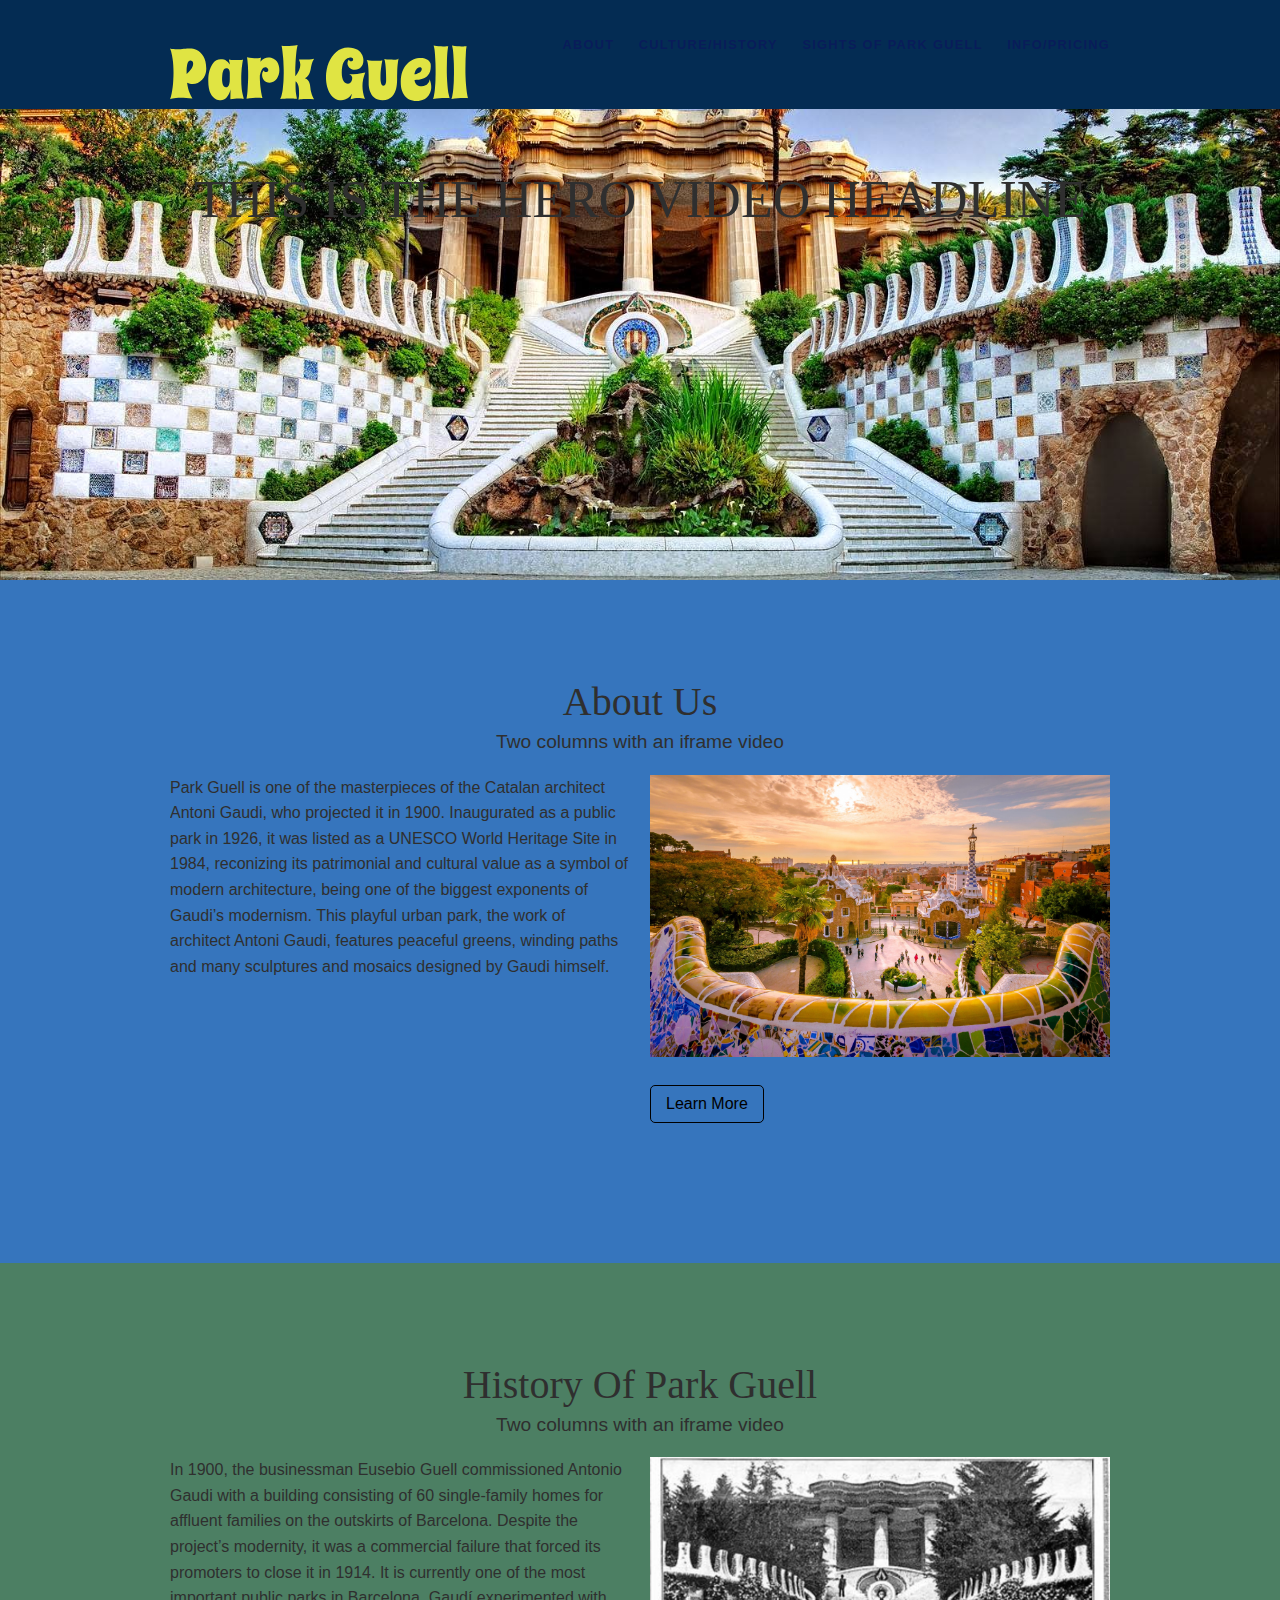
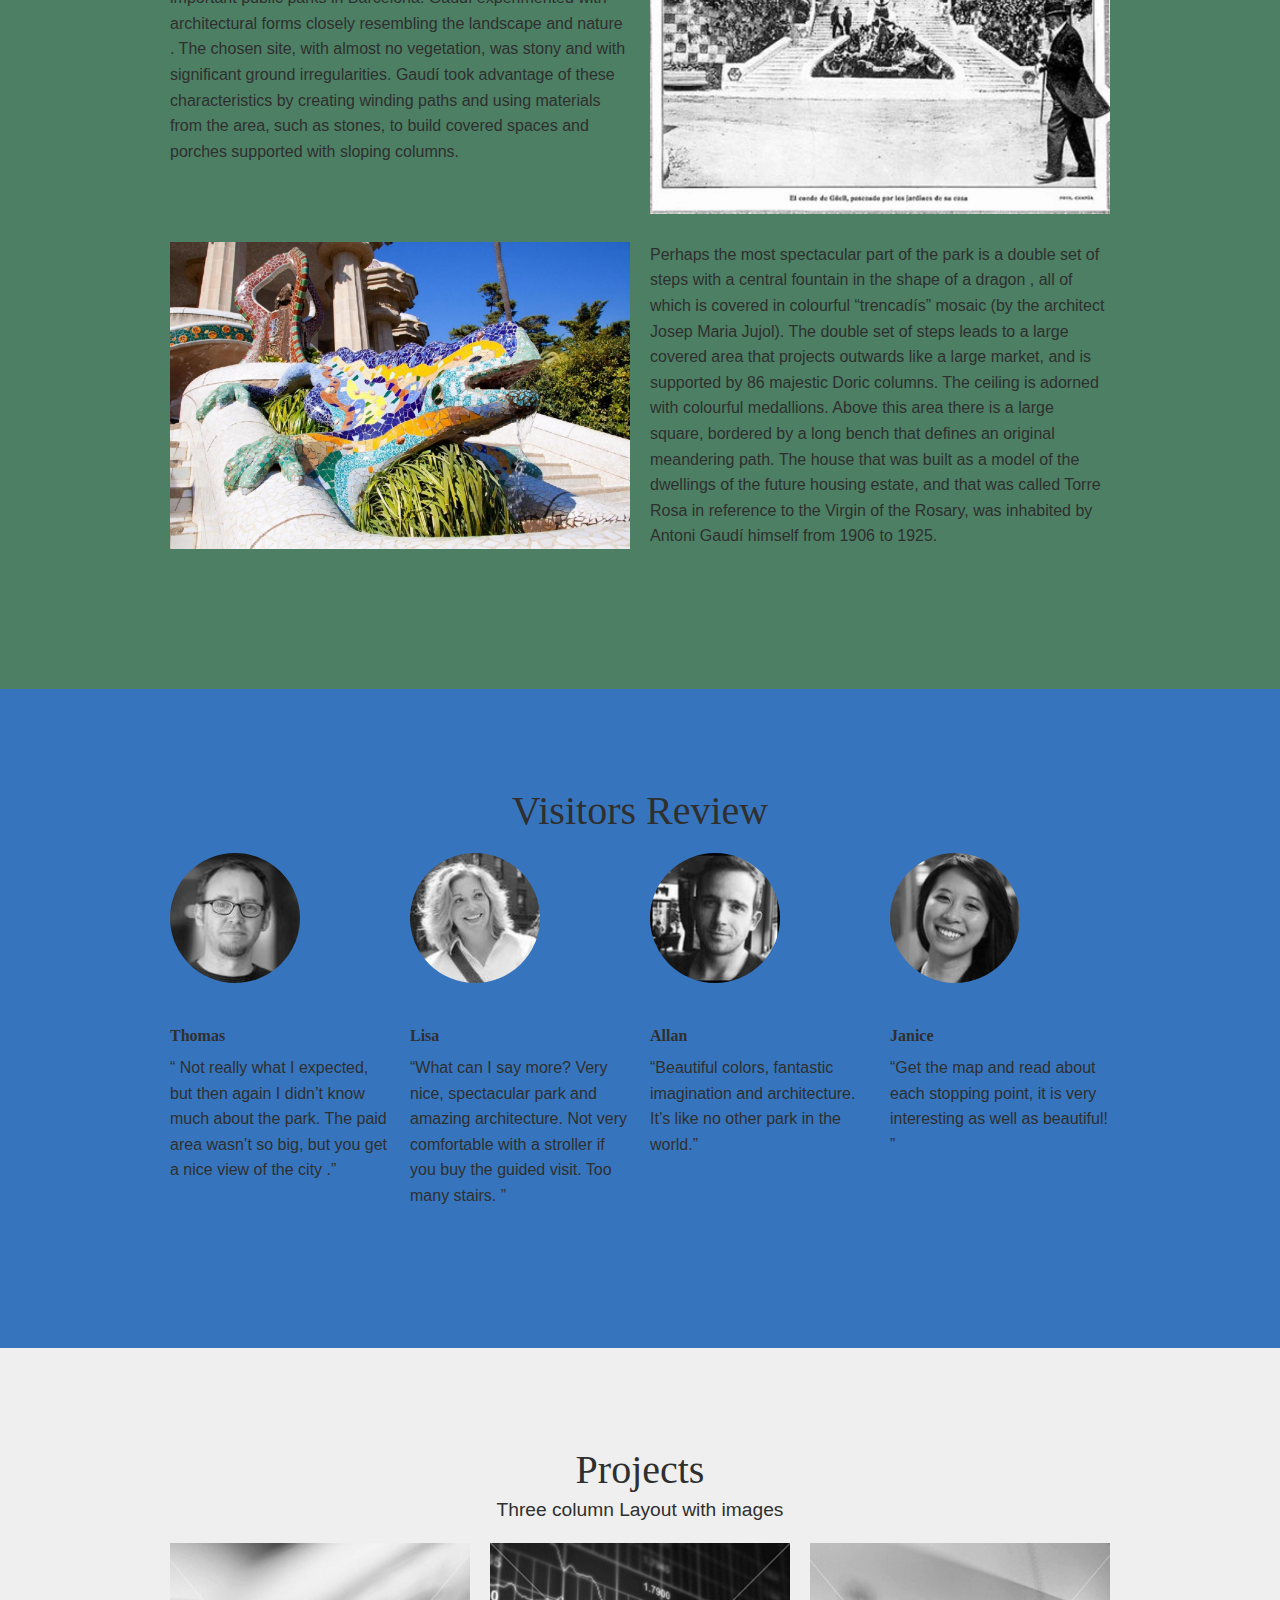
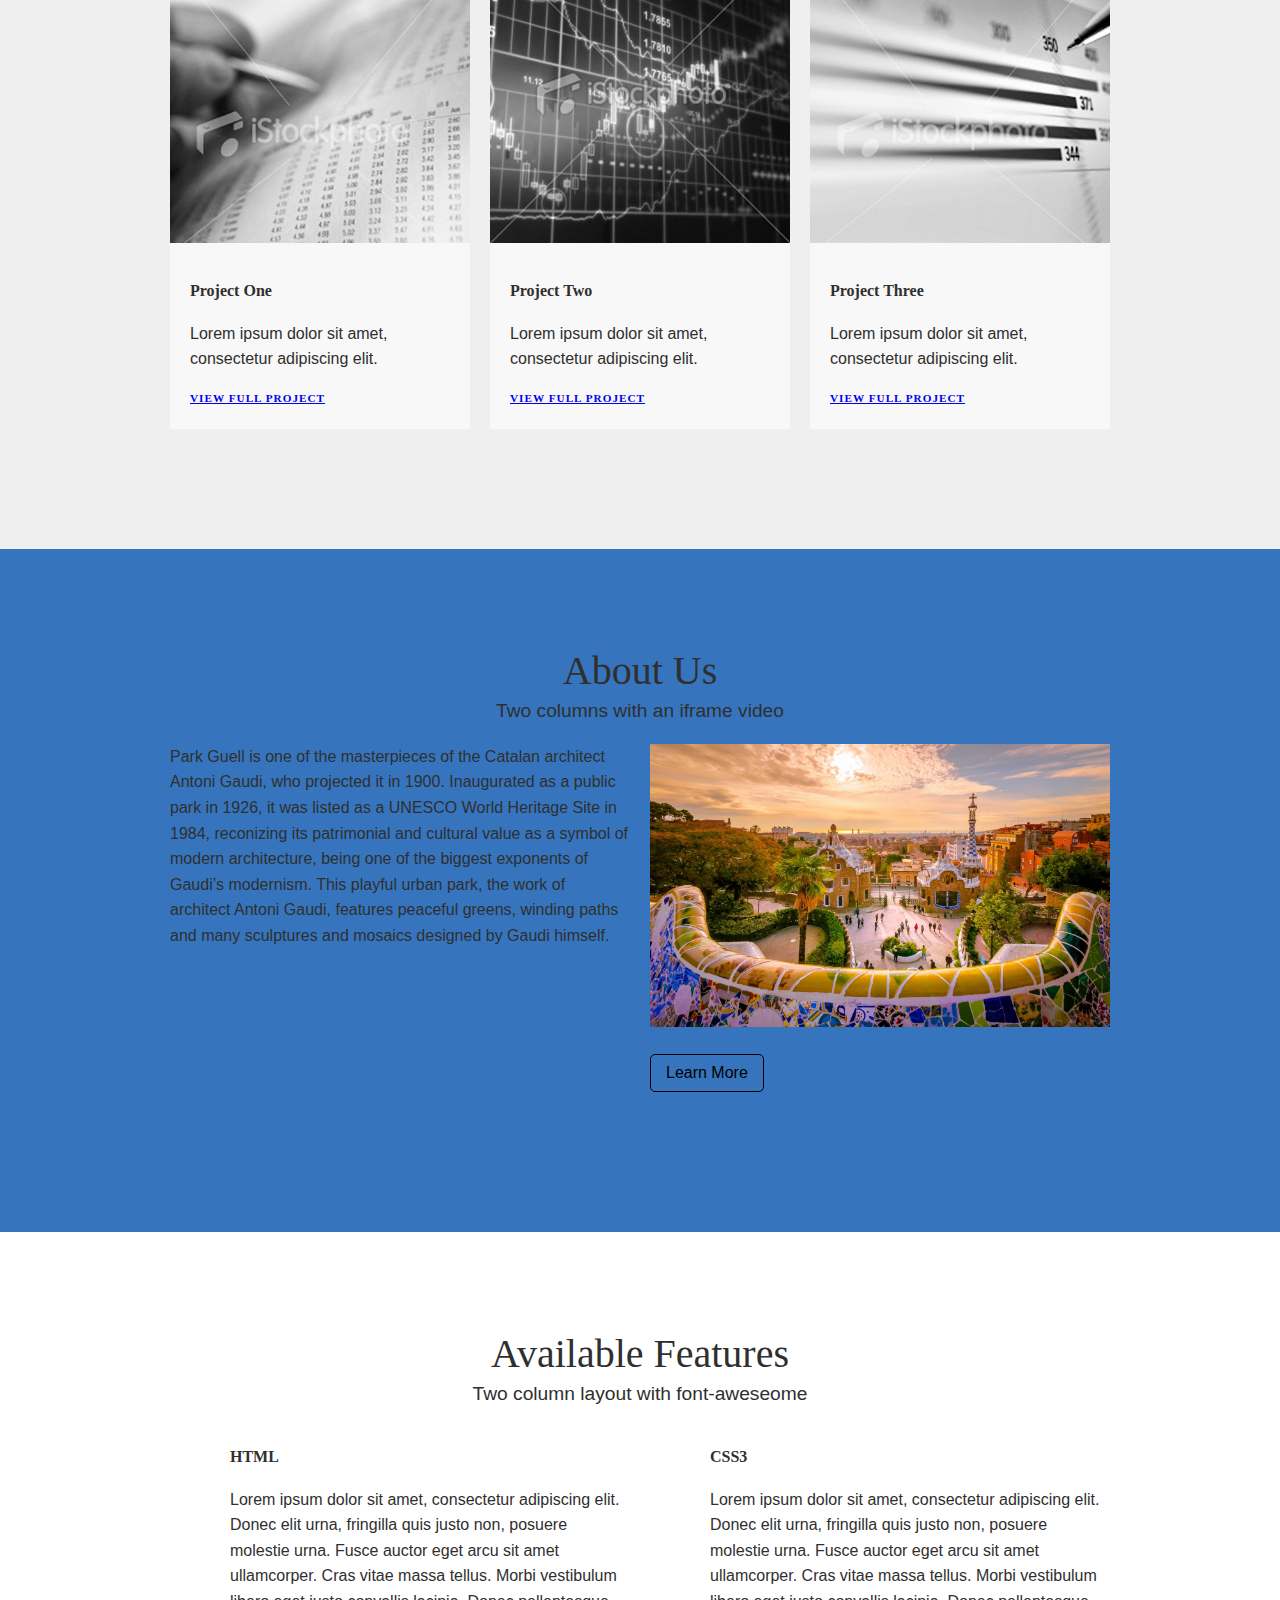
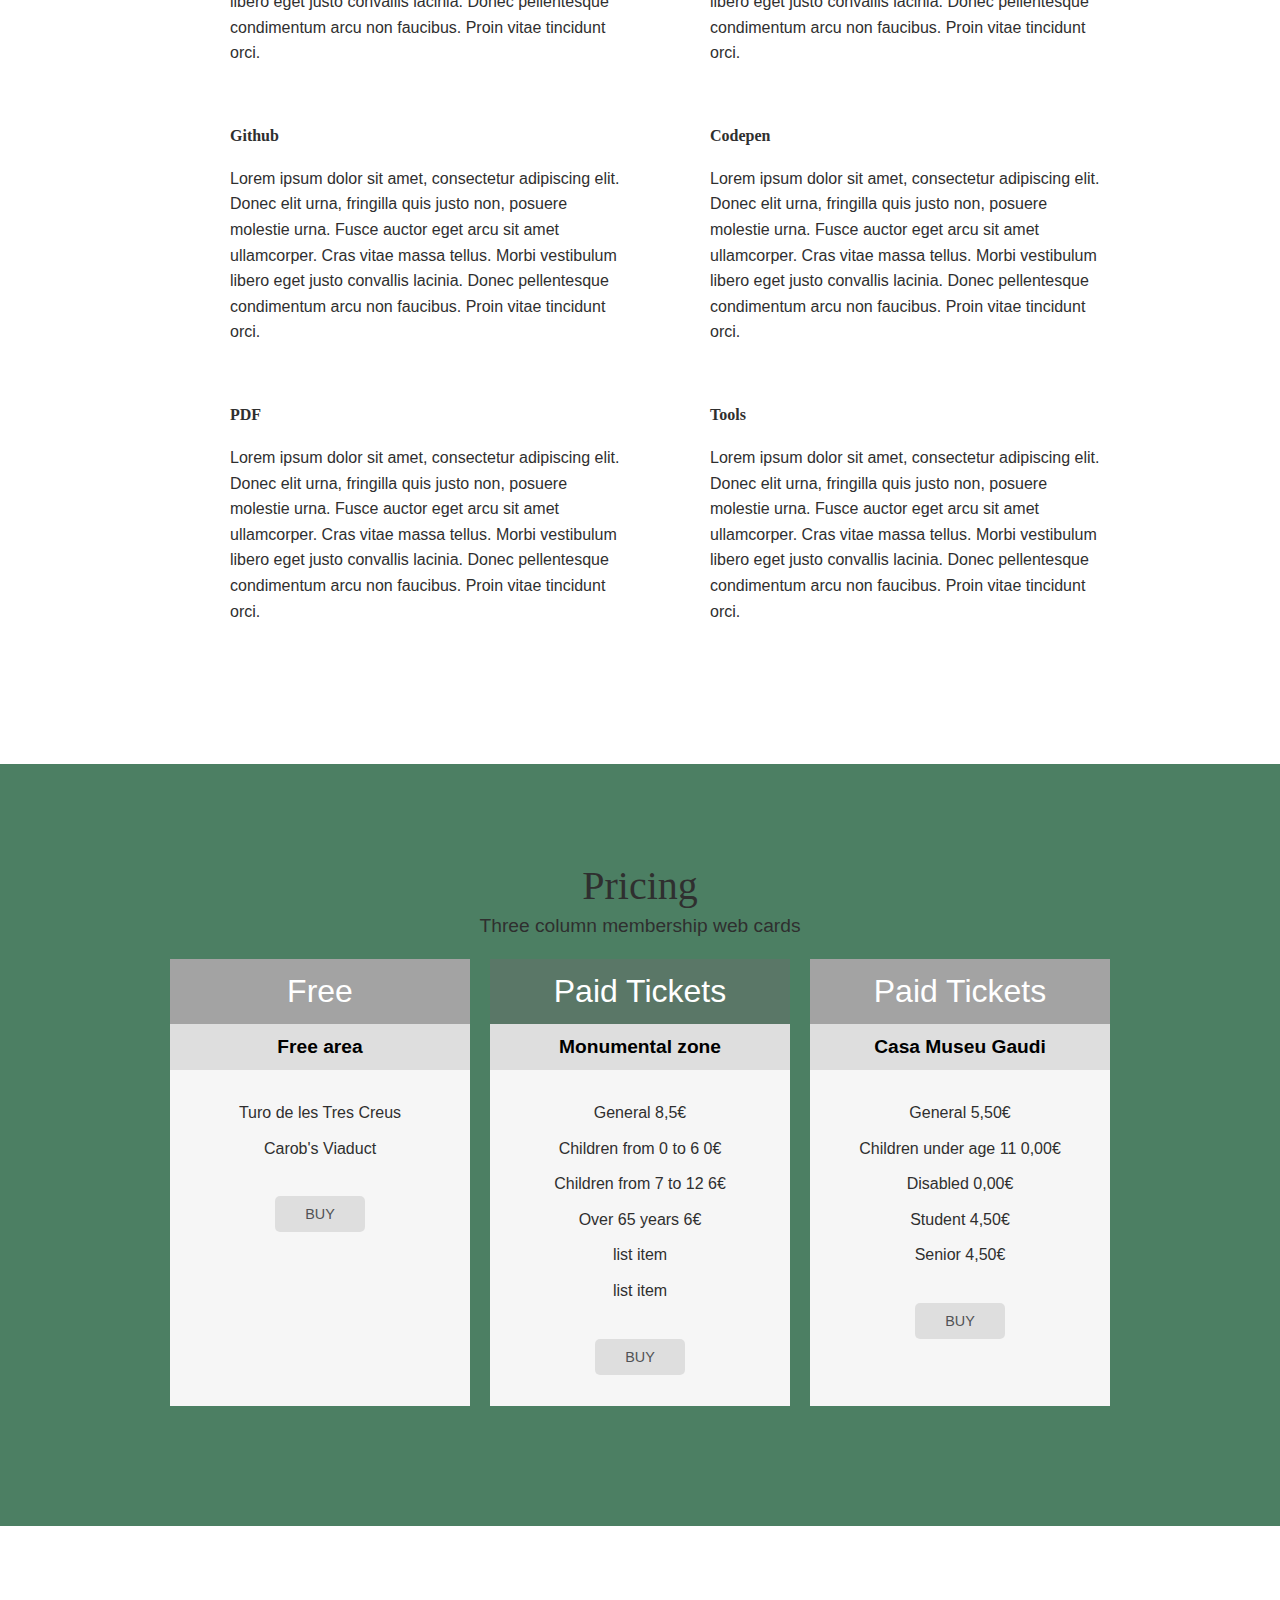
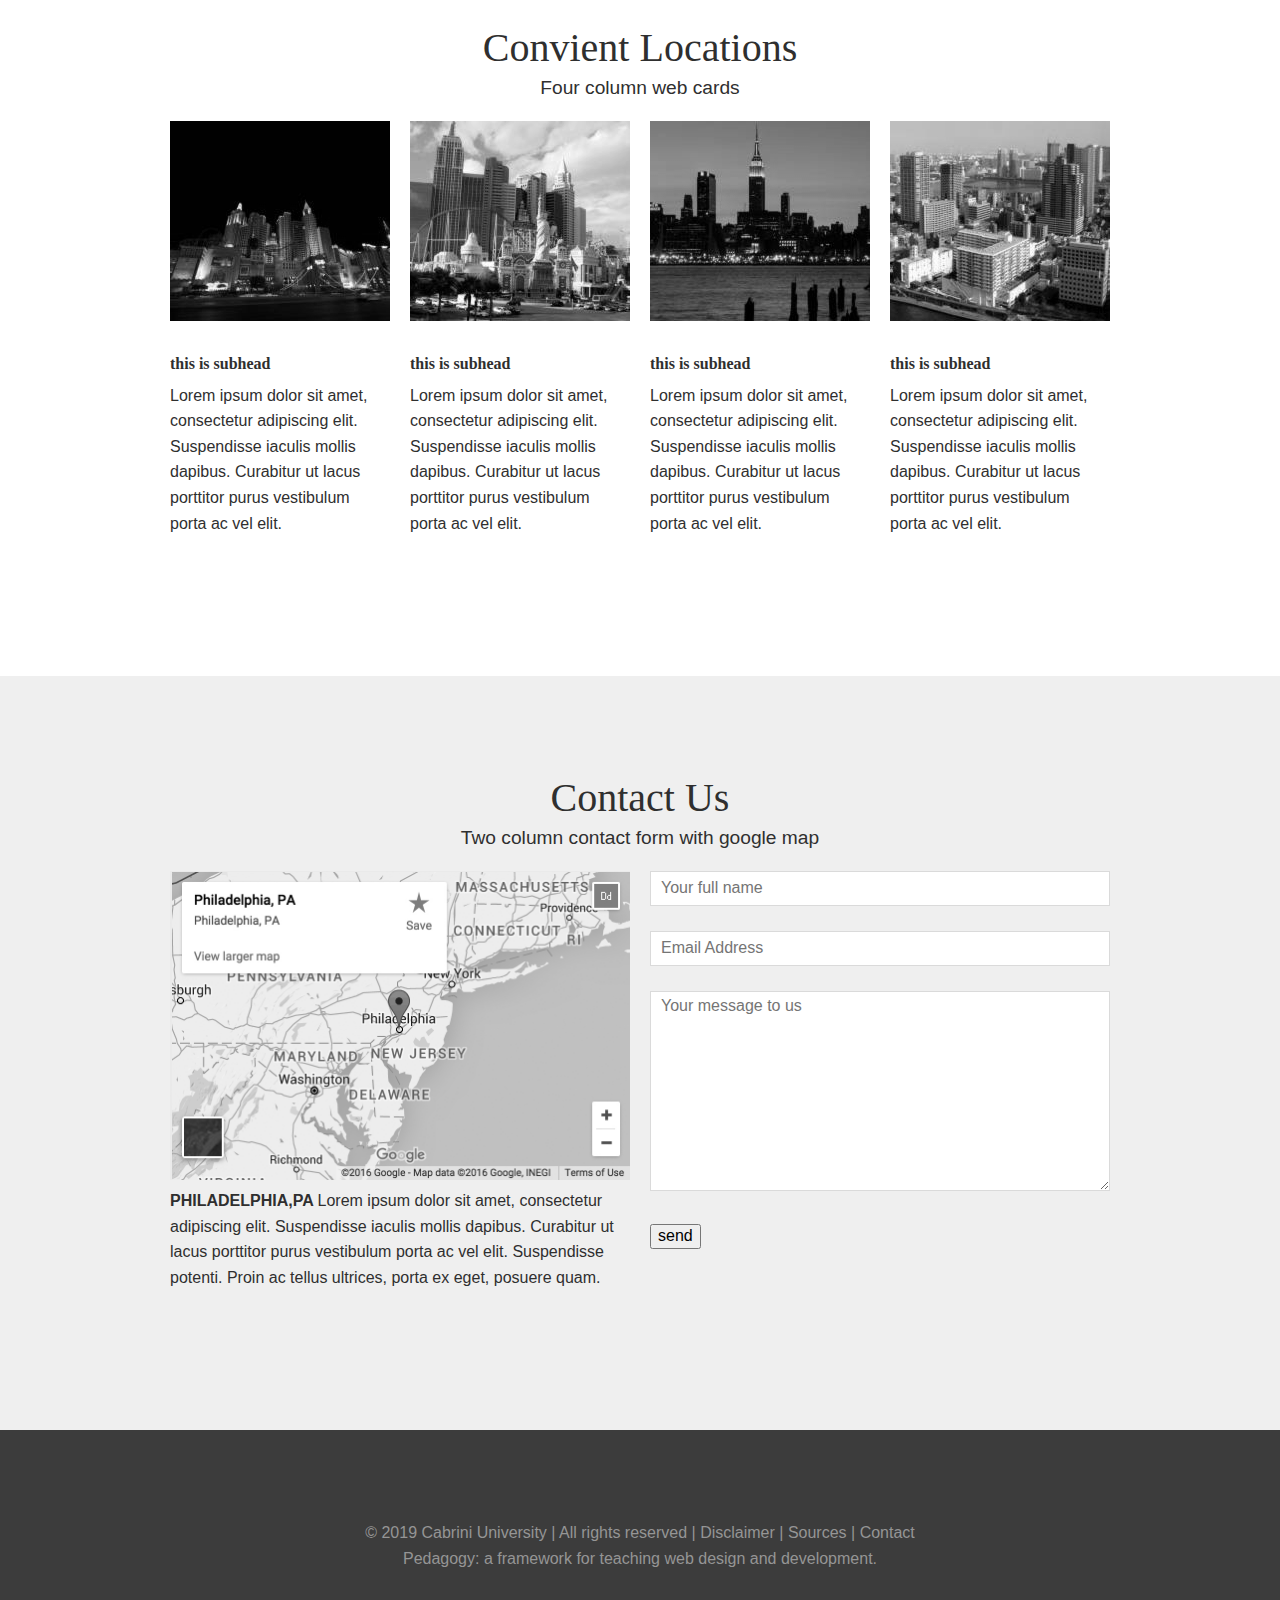
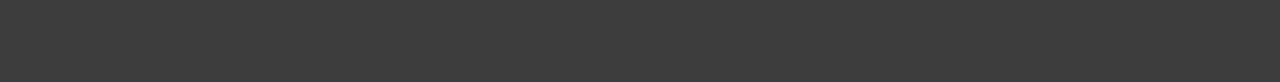
<file: webdesign-1-gh-pages/index.html>
<!doctype html>
<html>
<head> 
<!-- basic page needs -->	
	
	
<meta charset="UTF-8">
<title> Pedagogy</title>
<meta name="Description" content="class lesson">
<meta name="author" content="mark phillips">
<meta name="viewport" content="width=device-width, initial-scale=1">
	
<!-- web font -->	
<link href="https://fonts.googleapis.com/css?family=Lato|Merienda|Spicy+Rice" rel="stylesheet">
<link rel="stylesheet" href="https://use.fontawesome.com/releases/v5.6.3/css/all.css" integrity="sha384-UHRtZLI+pbxtHCWp1t77Bi1L4ZtiqrqD80Kn4Z8NTSRyMA2Fd33n5dQ8lWUE00s/" crossorigin="anonymous">
	
<!-- external stylesheet -->
<link href="css/normalize.css" rel="stylesheet" type="text/css" /> 
<link href="css/base.css" rel="stylesheet" type="text/css" />
<link href="css/style.css" rel="stylesheet" type="text/css" /> 	

<!-- internal style sheet -->
	
<style type="text/css">
	
	
	
</style>
	
	
	
	
	

 	
</head>

		
<body>

<header>
  <div class= "container"> 
	<div class="logo"> </div> <!--end logo --> 
	<nav> 
	<ul class="navigation"> 
		<li><a href="about.html">About</a></li>             
		<li><a href="project.html">Culture/History</a></li>
		<li> <a href="features.html">Sights of Park Guell</a></li>
		<li> <a href="membership.html">Info/Pricing</a></li>
		
		</ul>  
	  
	</nav>
	    
	</div> <!--end container -->	
</header>
<section class="hero"> 
<div class="hero-video">
	<div class="container"> 
	<div class="hero-overlay">
	<h1 class="hero-headline"> This is the hero video headline</h1>	
		
		
		</div> 
	</div> <!-- end container -->
	
	
	<img src="images/barcelona-guell-park.jpg" alt="Park Guell">
	
	</div> <!-- end hero video -->  	
	</section>	
	
	<!-- introduction --> 
	
	
	<section class= "about">
	<div class="container">
	<div class="row"> 
	<h2 class="section-head">About Us</h2>
	<p class="section-copy">Two columns with an iframe video</p>
	<div class="columns_2"> <p> Park Guell is one of the masterpieces of the Catalan architect Antoni Gaudi, who projected it in 1900. Inaugurated as a public park in 1926, it was listed as a UNESCO World Heritage Site in 1984, reconizing its patrimonial and cultural value as a symbol of modern architecture, being one of the biggest exponents of Gaudi’s modernism. This playful urban park, the work of architect Antoni Gaudi, features peaceful greens, winding paths and many sculptures and mosaics designed by Gaudi himself.</p></div>	
	<div class="columns_2"> <img src= "images/Park-Guell-in-Barcelona.jpeg" alt="Park Guell Sunset">   
	<a href="http://adobe.com" class="drk-otl-btn">Learn More</a>	
		
		</div>	
	</div>	<!-- end row -->
	</div> <!-- end container -->
	</section> 
		
	<section class= "history">
	<div class="container">
	<div class="row"> 
	<h2 class="section-head">History Of Park Guell</h2>
	<p class="section-copy">Two columns with an iframe video</p>
		<div class="columns_2"><p> 
In 1900, the businessman Eusebio Guell commissioned Antonio Gaudi with a building consisting of 60 single-family homes for affluent families on the outskirts of Barcelona. Despite the project’s modernity, it was a commercial failure that forced its promoters to close it in 1914. It is currently one of the most important public parks in Barcelona.
Gaudí experimented with architectural forms closely resembling the landscape and nature . The chosen site, with almost no vegetation, was stony and with significant ground irregularities. Gaudí took advantage of these characteristics by creating winding paths and using materials from the area, such as stones, to build covered spaces and porches supported with sloping columns.

</p></div>	
	<div class="columns_2"> <img src="images/eusebi-guell-walking-in-park-guell.jpg" alt="Eusebi Guell walking the park">   
	
		</div> 	
	</div>	<!-- end row -->
	<div class="row">
		<div class="columns_2"> <img src="images/Guell-park-lizard statue.jpg" alt="Eusebi Guell walking the park">   
	
		</div> 	
		<div class="columns_2"><p> 
Perhaps the most spectacular part of the park is a double set of steps with a central fountain in the shape of a dragon , all of which is covered in colourful “trencadís” mosaic (by the architect Josep Maria Jujol). The double set of steps leads to a large covered area that projects outwards like a large market, and is supported by 86 majestic Doric columns. The ceiling is adorned with colourful medallions. Above this area there is a large square, bordered by a long bench that defines an original meandering path.
The house that was built as a model of the dwellings of the future housing estate, and that was called Torre Rosa in reference to the Virgin of the Rosary, was inhabited by Antoni Gaudí himself from 1906 to 1925.
</p></div>	
		
		</div> <!-- end row -->
		</div> <!-- end container -->
	</section> 
	
	<!-- visitors -->
	<section class="visitors"> 
	<div class="container">
	<h2 class="section-head">Visitors Review</h2>
	<p class="section-copy"></p>
	<div class="row">
	<div class="columns_4">
	<img src="images/jon.jpg" alt="Jonathon Ash">
		<h5> Thomas</h5>
		<p> &#8220; Not really what I expected, but then again I didn’t know much about the park. The paid area wasn’t so big, but you get a nice view of the city
.&#8221;
		</p>
		</div> <!-- end column 4-->
		
		<div class="columns_4">
	<img src="images/alex.jpg" alt="Alexandria Harlow">
		<h5> Lisa</h5>
		<p> &#8220;What can I say more? Very nice, spectacular park and amazing architecture. Not very comfortable with a stroller if you buy the guided visit. Too many stairs.

&#8221;</p>
		</div> <!-- end column 4-->
		
		<div class="columns_4">
	<img src="images/cole.jpg" alt="Cole Winston">
		<h5> Allan </h5>
		<p> &#8220;Beautiful colors, fantastic imagination and architecture. It’s like no other park in the world.&#8221;</p>
		</div> <!-- end column 4-->	
		
		<div class="columns_4">
	<img src="images/zheng.jpg" alt="Zheng Chan">
		<h5> Janice</h5>
		<p> &#8220;Get the map and read about each stopping point, it is very interesting as well as beautiful! &#8221;</p>
		</div> <!-- end column 4-->	
		</div> <!-- end row --> 
	</div> <!-- end container --> 
	</section>
	
	<!-- Projects --> 
	
	<section class="projects">
		<div class="container">
	<h2 class="section-head"> Projects</h2>
	<p class="section-copy"> Three column Layout with images </p>	
	<div class="row">
	<div class="columns_3 project-box">
	<img src="images/finance-series.jpg" alt="Finance Series"> 
		<div class="project-text">
		<h4 class="project-subhead"> Project One</h4>
		<p class="project-caption"> Lorem ipsum dolor sit amet, consectetur adipiscing elit.</p>	
		<a class="project-link" href="#"> <h4> View Full Project</h4></a>
		</div>	
		</div> <!-- end columns_3 --> 	
		

		<div class="columns_3 project-box">
	<img src="images/financial-diagram.jpg" alt="Financial Diagram"> 
	<div class="project-text">
		<h4 class="project-subhead"> Project Two</h4>
		<p class="project-caption"> Lorem ipsum dolor sit amet, consectetur adipiscing elit.</p>	
		<a class="project-link" href="#"> <h4> View Full Project</h4></a>
		</div>
		</div> <!-- end columns_3 --> 
	
			<div class="columns_3 project-box">
	<img src="images/market-analyze.jpg" alt="Market Analyze"> 
	<div class="project-text">
		<h4 class="project-subhead"> Project Three</h4>
		<p class="project-caption"> Lorem ipsum dolor sit amet, consectetur adipiscing elit.</p>	
		<a class="project-link" href="#"> <h4> View Full Project</h4></a>
		</div>
		</div> <!-- end columns_3 --> 
		</div>	<!-- end row -->
		</div> 
	</section>
		
	<section class= "about">
	<div class="container">
	<div class="row"> 
	<h2 class="section-head">About Us</h2>
	<p class="section-copy">Two columns with an iframe video</p>
	<div class="columns_2"> <p> Park Guell is one of the masterpieces of the Catalan architect Antoni Gaudi, who projected it in 1900. Inaugurated as a public park in 1926, it was listed as a UNESCO World Heritage Site in 1984, reconizing its patrimonial and cultural value as a symbol of modern architecture, being one of the biggest exponents of Gaudi’s modernism. This playful urban park, the work of architect Antoni Gaudi, features peaceful greens, winding paths and many sculptures and mosaics designed by Gaudi himself.</p></div>	
	<div class="columns_2"> <img src= "images/Park-Guell-in-Barcelona.jpeg" alt="Park Guell Sunset">   
	<a href="http://adobe.com" class="drk-otl-btn">Learn More</a>	
			</div>	
	</div>	<!-- end row -->
	</div> <!-- end container -->
	</section> 

	
	
	<!-- features -->
	<section class="features">
	<div class="container"> 
		<h2 class="section-head"> Available Features</h2>
		<p class="section-copy"> Two column layout with font-aweseome</p>
		
	<div class="row">
<div class="columns_2"> 
	<i class="fab fa-github align-left">   </i>
	<h4 class="features-subhead"> HTML</h4>
	<p class="features-copy"> Lorem ipsum dolor sit amet, consectetur adipiscing elit. Donec elit urna, fringilla quis justo non, posuere molestie urna. Fusce auctor eget arcu sit amet ullamcorper. Cras vitae massa tellus. Morbi vestibulum libero eget justo convallis lacinia. Donec pellentesque condimentum arcu non faucibus. Proin vitae tincidunt orci. </p>
	
	</div> <!-- end columns 2 -->	
		<div class="columns_2"> 
	<i class="fab fa-codepen align-left">   </i>
	<h4 class="features-subhead"> CSS3</h4>
	<p class="features-copy"> Lorem ipsum dolor sit amet, consectetur adipiscing elit. Donec elit urna, fringilla quis justo non, posuere molestie urna. Fusce auctor eget arcu sit amet ullamcorper. Cras vitae massa tellus. Morbi vestibulum libero eget justo convallis lacinia. Donec pellentesque condimentum arcu non faucibus. Proin vitae tincidunt orci. </p>
	
	</div> <!-- end columns 2 -->		
 	
		</div>	 <!-- end row -->
	
	
	
	<div class="row">
<div class="columns_2"> 
	<i class="fab fa-github align-left">   </i>
	<h4 class="features-subhead"> Github</h4>
	<p class="features-copy"> Lorem ipsum dolor sit amet, consectetur adipiscing elit. Donec elit urna, fringilla quis justo non, posuere molestie urna. Fusce auctor eget arcu sit amet ullamcorper. Cras vitae massa tellus. Morbi vestibulum libero eget justo convallis lacinia. Donec pellentesque condimentum arcu non faucibus. Proin vitae tincidunt orci. </p>
	
	</div> <!-- end columns 2 -->	
		<div class="columns_2"> 
	<i class="fab fa-codepen align-left">   </i>
	<h4 class="features-subhead"> Codepen</h4>
	<p class="features-copy"> Lorem ipsum dolor sit amet, consectetur adipiscing elit. Donec elit urna, fringilla quis justo non, posuere molestie urna. Fusce auctor eget arcu sit amet ullamcorper. Cras vitae massa tellus. Morbi vestibulum libero eget justo convallis lacinia. Donec pellentesque condimentum arcu non faucibus. Proin vitae tincidunt orci. </p>
	
	</div> <!-- end columns 2 -->		
		
		
		</div>	 <!-- end row -->	
		
		<div class="row">
<div class="columns_2"> 
	<i class="far fa-file-pdf align-left">   </i>
	<h4 class="features-subhead"> PDF</h4>
	<p class="features-copy"> Lorem ipsum dolor sit amet, consectetur adipiscing elit. Donec elit urna, fringilla quis justo non, posuere molestie urna. Fusce auctor eget arcu sit amet ullamcorper. Cras vitae massa tellus. Morbi vestibulum libero eget justo convallis lacinia. Donec pellentesque condimentum arcu non faucibus. Proin vitae tincidunt orci. </p>
	
	</div> <!-- end columns 2 -->	
			<div class="columns_2"> 
	<i class="fas fa-wrench align-left">   </i>
	<h4 class="features-subhead"> Tools</h4>
	<p class="features-copy"> Lorem ipsum dolor sit amet, consectetur adipiscing elit. Donec elit urna, fringilla quis justo non, posuere molestie urna. Fusce auctor eget arcu sit amet ullamcorper. Cras vitae massa tellus. Morbi vestibulum libero eget justo convallis lacinia. Donec pellentesque condimentum arcu non faucibus. Proin vitae tincidunt orci. </p>
	
	</div> <!-- end columns 2 -->		
		
		
		</div>	 <!-- end row -->
		</div>
	</section> 
			
	<!-- Pricing --> 
	
	<section class="memberships">
	<div class= "container">	
		<h2 class= "section-head"> Pricing </h2>
		<p class= "section-copy"> Three column membership web cards</p>
		<div class="row"> 
		<div class=	"columns_3">
		<div class= "membership-free">Free</div>	
		<div class="membership-cost">Free area</div>
		<div class="membership-features">
			<ul>
			<li> Turo de les Tres Creus </li>
			<li> Carob's Viaduct </li>
			
			</ul>
			<div class="membership-btn">
				<a href="#" target="_blank"> Buy </a> 
			</div> <!-- end membership-btn -->
			</div>	
			
			</div><!-- end columns_3--> 
			
			<div class=	"columns_3">
		<div class= "membership-monthly">Paid Tickets</div>	
		<div class="membership-cost">Monumental zone</div>
		<div class="membership-features">
			<ul>
			<li> General    8,5€ </li>
			<li> Children from 0 to 6     0€ </li>
			<li> Children from 7 to 12    6€ </li>
			<li> Over 65 years            6€ </li> 
			<li> list item </li>
			<li> list item </li>	
			</ul>
			<div class="membership-btn">
				<a href="#" target="_blank"> Buy </a> 
			</div> <!-- end membership-btn -->
		
			</div>	
			</div><!-- end columns_3--> 
			
			<div class=	"columns_3">
		<div class= "membership-yearly">Paid Tickets</div>	
		<div class="membership-cost">Casa Museu Gaudi</div>
		<div class="membership-features">
			<ul>
			<li> General 5,50€ </li>
			<li> Children under age 11  0,00€</li>
			<li> Disabled 0,00€ </li>
			<li> Student 4,50€</li>
			<li> Senior 4,50€</li>
			</ul>
			<div class="membership-btn">
				<a href="#" target="_blank"> Buy </a> 
			</div> <!-- end membership-btn -->
			
			</div>	
			</div><!-- end columns_3--> 
			
		</div> 
	</div>
	
	</section> 
	
	<!-- location -->
	<section class="location">
	<div class="container">
	<h2 class="section-head"> Convient Locations</h2>	
	<p class= "section-copy"> Four column web cards</p>	
	<div class="row">
	<div class="columns_4">  
	<img src="images/location1.png" alt="location1">	
		<h5> this is subhead </h5>
		<p> Lorem ipsum dolor sit amet, consectetur adipiscing elit. Suspendisse iaculis mollis dapibus. Curabitur ut lacus porttitor purus vestibulum porta ac vel elit.</p>
		
		</div>	<!-- end columns_4 --> 
		
		
	<div class="columns_4">  
	<img src="images/location2.png" alt="location2">	
	<h5> this is subhead </h5>
		<p> Lorem ipsum dolor sit amet, consectetur adipiscing elit. Suspendisse iaculis mollis dapibus. Curabitur ut lacus porttitor purus vestibulum porta ac vel elit.</p>
			
		
		</div>	<!-- end columns_4 -->
		
		<div class="columns_4">  
	<img src="images/location3.png" alt="location3">	
	<h5> this is subhead </h5>
		<p> Lorem ipsum dolor sit amet, consectetur adipiscing elit. Suspendisse iaculis mollis dapibus. Curabitur ut lacus porttitor purus vestibulum porta ac vel elit.</p>
			
		
		</div>	<!-- end columns_4 -->
		
		<div class="columns_4">  
	<img src="images/location4.png" alt="location4">	
	<h5> this is subhead </h5>
		<p> Lorem ipsum dolor sit amet, consectetur adipiscing elit. Suspendisse iaculis mollis dapibus. Curabitur ut lacus porttitor purus vestibulum porta ac vel elit.</p>
			
		
		</div>	<!-- end columns_4 -->
		
		</div>	<!-- end row -->
		</div> <!-- end container--> 
	</section>
	
	<!-- contact Us --> 
	<section class="contact">
	<div class="container">
	<h2 class="section-head"> Contact Us </h2>	
	<p class="section-copy"> Two column contact form with google map </p>	
	<div class="row"> 
	<div class="columns_2"> 
	<img src="images/googlemap_greyscale.jpg" alt="map of philadelphia">	
	<p> <span class="city"> Philadelphia,PA </span> Lorem ipsum dolor sit amet, consectetur adipiscing elit. Suspendisse iaculis mollis dapibus. Curabitur ut lacus porttitor purus vestibulum porta ac vel elit. Suspendisse potenti. Proin ac tellus ultrices, porta ex eget, posuere quam. </p>	
		
		</div> <!-- end columns_2 --> 
		
		<div class="columns_2">   
		
			<form action="gd_web_form.php" method="post" class="contact-form"> 
			<input id="name" type="text" name="name" placeholder="Your full name">  
			<input id="email" type="text" name="email" placeholder="Email Address">  
			<textarea id="message" name="message" placeholder="Your message to us"></textarea>
			<input type="submit" name="submit" class="button" value="send"> 
			
			
			</form>
		
		</div> <!-- end columns_2 --> 
	
		</div> <!-- end row -->	
		
		</div> <!-- end container-->  
	</section>
	
	<!-- footer -->
	
	<footer>
	<div class="container">
	<div class="copyright">
	<p>&copy; 2019 <strong> Cabrini University</strong> | All rights reserved | <a href="#"> Disclaimer </a> | <a href="#"> Sources</a> | <a href="mailto: mrp346@cabrini.edu"> Contact </a> </p>	
		
	<p> Pedagogy: a framework for teaching web design and development. </p>	
		
	<a href="#"> </a> <i class="fab fa-facebook-f"></i>
	<a href="#"> </a> <i class="fab fa-twitter"></i>
	<a href="#"> </a> <i class="fab fa-linkedin"></i>
		
		
		
		
		</div>	
		</div>
	</footer>
		
</body>
</html>
</file>
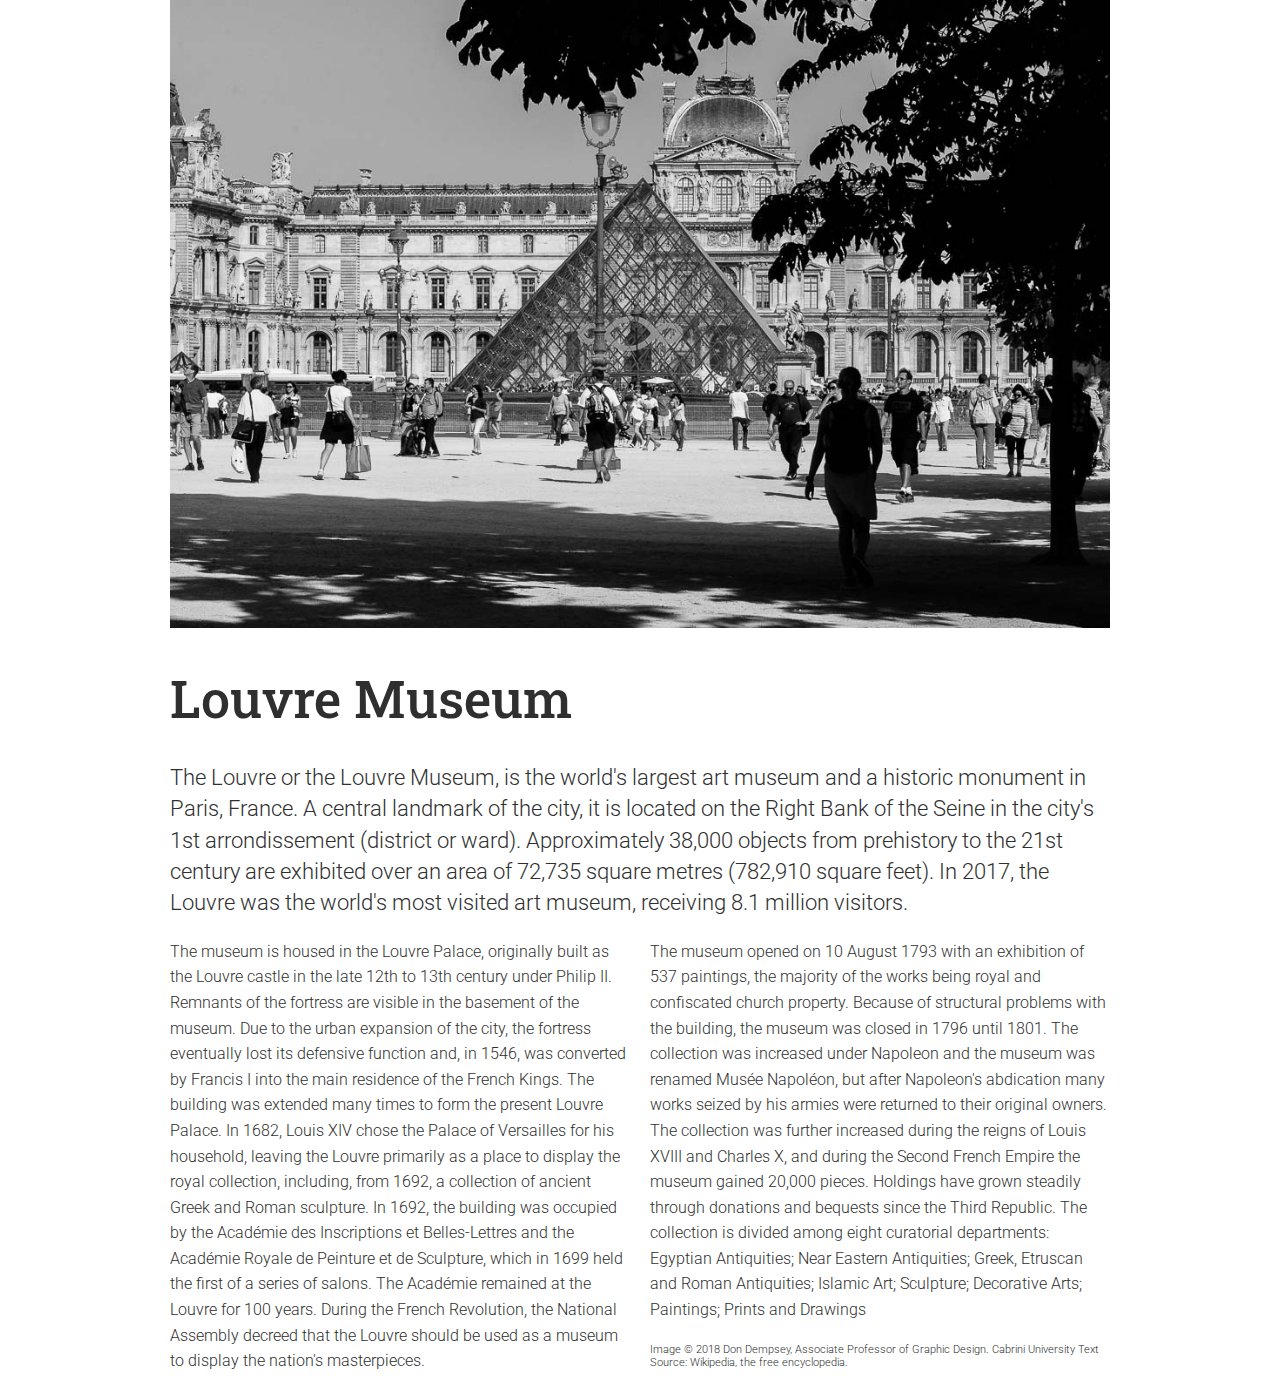
<file: webdesign-1-gh-pages/louvre.html>
<!doctype html>
<html>
<head> 
<!-- basic page needs -->	
	
	
<meta charset="UTF-8">
<title>Louvre Museum</title>
<meta name="Description" content="class lesson">
<meta name="author" content="mark phillips">
<meta name="viewport" content="width=device-width, initial-scale=1">
	
<!-- web font -->	
<link href="https://fonts.googleapis.com/css?family=Roboto+Slab|Roboto:400,400i,700,700i,900,900i" rel="stylesheet">
<link rel="stylesheet" href="https://use.fontawesome.com/releases/v5.6.3/css/all.css" integrity="sha384-UHRtZLI+pbxtHCWp1t77Bi1L4ZtiqrqD80Kn4Z8NTSRyMA2Fd33n5dQ8lWUE00s/" crossorigin="anonymous">
	
<!-- external stylesheet -->
<link href="css/normalize.css" rel="stylesheet" type="text/css" /> 
<link href="css/base.css" rel="stylesheet" type="text/css" /> 	
<!-- internal style sheet -->
	
<style type="text/css">
	
	
	
</style>
	
	
	
	
	

 	
</head>

		
<body>
<div class="container"> 	
<img src="images/louvre-museum.jpg" alt="Louvre Museum"> 
<h1>Louvre Museum</h1>	
<p class="large-text">The Louvre or the Louvre Museum, is the world's largest art museum and a historic monument in Paris, France. A central landmark of the city, it is located on the Right Bank of the Seine in the city's 1st arrondissement (district or ward). Approximately 38,000 objects from prehistory to the 21st century are exhibited over an area of 72,735 square metres (782,910 square feet). In 2017, the Louvre was the world's most visited art museum, receiving 8.1 million visitors.

 </p>
<div class="columns_2">	
<p>The museum is housed in the Louvre Palace, originally built as the Louvre castle in the late 12th to 13th century under Philip II. Remnants of the fortress are visible in the basement of the museum. Due to the urban expansion of the city, the fortress eventually lost its defensive function and, in 1546, was converted by Francis I into the main residence of the French Kings. The building was extended many times to form the present Louvre Palace. In 1682, Louis XIV chose the Palace of Versailles for his household, leaving the Louvre primarily as a place to display the royal collection, including, from 1692, a collection of ancient Greek and Roman sculpture. In 1692, the building was occupied by the Académie des Inscriptions et Belles-Lettres and the Académie Royale de Peinture et de Sculpture, which in 1699 held the first of a series of salons. The Académie remained at the Louvre for 100 years. During the French Revolution, the National Assembly decreed that the Louvre should be used as a museum to display the nation's masterpieces.
 </p> 
</div> <!-- end columns_2-->



<div class="columns_2">	
<p> The museum opened on 10 August 1793 with an exhibition of 537 paintings, the majority of the works being royal and confiscated church property. Because of structural problems with the building, the museum was closed in 1796 until 1801. The collection was increased under Napoleon and the museum was renamed Musée Napoléon, but after Napoleon's abdication many works seized by his armies were returned to their original owners. The collection was further increased during the reigns of Louis XVIII and Charles X, and during the Second French Empire the museum gained 20,000 pieces. Holdings have grown steadily through donations and bequests since the Third Republic. The collection is divided among eight curatorial departments: Egyptian Antiquities; Near Eastern Antiquities; Greek, Etruscan and Roman Antiquities; Islamic Art; Sculpture; Decorative Arts; Paintings; Prints and Drawings</p>	
</div>
	
<p class="small-text"> Image © 2018 Don Dempsey, Associate Professor of Graphic Design. Cabrini University Text Source: Wikipedia, the free encyclopedia.</p>	
</div>	<!--end container -->
	
	
</body>
</html>
</file>
<file: webdesign-1-gh-pages/css/base.css>
/*------ [ Border Box ] -------*/
/* apply a natural box model layout to all elements, but allowing components to change */
html{ 
   box-sizing: border-box
}
*, * before, *:after{
	box-sizing: inherit;
}

/* Basic Styles */  


	body { 	
	color:#2F2F2F;	
	font-family: 'Roboto' , sans-serif;	
	font-style: normal;
	font-weight: 300;
	line-height: 1.6em;	
	text-align: left;
	font-size: 100%;	
	}  

/* Typography */ 
p {
	font-size: 1em;
	margin: 0 0 20px 0;
}

h1{
	font-family: 'Roboto Slab', serif;
	font-weight: 500;
	font-size: 3.250em; 
	line-height: 1.1;
} 
h2{
	font-family: 'Roboto Slab', serif;
	font-weight: 500;
	font-size: 2.500em; 
	line-height: 1.1;
} 
h3{
	font-family: 'Roboto Slab', serif;
	font-weight: 500;
	font-size: 1.500em; 
	line-height: 1.1;
}
	h4{
	font-family: 'Roboto Slab', serif;
	font-weight: 900;
	font-size: 1em; 
	line-height: 1.1;
} 
h5{
	font-family: 'Roboto Slab', serif;
	font-weight: 900;
	font-size: 1em; 
	line-height: 1.1;
	margin-bottom: 10px; 
}  
h6{
	font-family: 'Roboto Slab', serif;
	font-weight: 500;
	font-size: 1em; 
	line-height: 1.1;
}
.large-text{
		font-size: 1.4em;
	line-height: 1.4;
	}
	
	.small-text{
		font-size: 0.7em;
		line-height: 1.2;
		
	} 	
.container{
		width: 940px;
		margin: 0 auto;
	}
	
/* Simple Grid - 12 Columns 60/20 */	
/* 1 column */	
.columns_1{
	width: 940px;
	float: left;
}

/* 2 columns */
.columns_2 {
	width: 460px;
	float: left;
	margin-right: 20px;
}	

	.columns_2:last-of-type{
		margin-right: 0;
	} 	
	

/* 3 columns */
.columns_3 {
	width: 300px;
	float: left;
	margin-right: 20px;
}	
	.columns_3:last-of-type{
		margin-right: 0;
	} 	
/* 4 columns */
.columns_4{
	width: 220px;
	float: left;
	margin-right: 20px;
}	

	
	.columns_4:last-of-type{
		margin-right: 0;
	} 	
	/* 6 columns */
.columns_6 {
	width: 140px;
	float: left;
	margin-right: 20px;
}	

	
	.columns_6:last-of-type{
		margin-right: 0;
	} 	
	/* 12 columns */
.columns_12 {
	width: 60px;
	float: left;
	margin-right: 20px;
}	

	.columns_12:last-of-type{
		margin-right: 0;
	} 	
/* Buttons */	
.drk-otl-btn{
	display: inline-block;
	padding: 5px 15px;
	text-align: center;
	font-weight: 300;
	border: 1px solid #000;
    border-radius: 5px;
	margin: 20px 0;
	cursor: pointer;
}
.drk-otl-btn:link{
	color: #000;
	text-decoration: none; 	
}
.drk-otl-btn:hover{
	color: #ff6600;
	text-decoration: none;
	border: 1px solid #ff6600;
}


/* Misc HTML */	
.align-right{
	float: right;
	margin: 0 0 0 10px;
	padding: 0; 
}	

.align-left{
	float: left;
	margin: 0 10px 0 0;
	padding: 0; 
}	

.align-center{
	margin: 0 auto;
	display: block;
}	

.container{
		width: 940px;
        display: block;	
		margin: 0 auto;
        overflow: hidden;
        clear: both;	
	}

img{
		width: 100%; 	
	}

.row{ 
	width: 100%;
	float:left;
margin-bottom: 20px;	
}
</file>
<file: webdesign-1-gh-pages/css/style.css>
/* Header */
header{
	width: 100%;
	background-color: #042C53;
	position: fixed;
	top:0;
	z-index: 1000; 
	padding: 15px 0 8px 0;
} 
.logo{
	width: 300px;
	height: 56px;
	float: left;
	margin-top: 30px;  
	background: url("../images/park-guell.svg") no-repeat; 
} 

nav{
	float: right;
}
nav ul { 
	list-style-type: none;
	text-align: right;
}

nav li {
	display: inline-block; 
	font-size: .8em;
	font-weight: 600;
	text-transform: uppercase;
	letter-spacing: .1em;
	padding-left: 20px;
	cursor: pointer;
}

nav li a:link{
	color: #091c5a;
	text-decoration:none;
}
nav li a:visited{
	color: #091c5a;
}
nav li a:hover{
	color: #ff6600;
	text-decoration:underline;   
}
nav li a:active{
	color: #ff6600;
}

.section-head{
	text-align: center;
	margin-bottom: 5px;
    margin-top: 0;
}
.section-copy{
	text-align: center;
	font-size: 1.2em;
}

/* hero video */

.hero-overlay{
	position: absolute;
	top: 136px;
	height: 550px;
	width: 940px;
	z-index: 100;
	background-repeat: no-repeat;
	background-position: bottom;
	overflow: visible;
}
.hero-video{
	width: 100%;
	max-height: 580px;
	overflow: hidden;
}

video{
	min-height: 580px;
}

.hero-headline{
	text-align: center;
	text-transform: uppercase;
}





/* introduction */ 
.introduction{
	width: 100%;
	padding:120px 0 100px 0;
	background-color: #ffffff;
	}
  
/* About Us */
.about{
	width: 100%;
	padding:100px 0 100px 0;
	background-color:#3675BD;
	}

.about{
	width: 100%;
	padding:100px 0 100px 0;
	background-color: #3675BD;
	}
/* History */
.history{
	width: 100%;
	padding:100px 0 100px 0;
	background-color:#4C7F63;
	}

.history{
	width: 100%;
	padding:100px 0 100px 0;
	background-color: #4C7F63;
	}

/* Customer Testimonials */
.visitors{
	width:100%; 
	padding:100px 0;
	background-color:#3675BD;
}

.visitors img{
	width:130px;
	margin-bottom: 10px;
	border-radius: 50%;
} 

/* Projects */
.projects{
	width:100%;
	padding:100px 0;
	background-color: #efefef;
}
.project-box{
	background-color: #f8f8f8;
}

.project-text{
	text-align: left;
	padding: 10px 20px;
}
.project-link{
	font-size:.7em;
	letter-spacing: .09em;
	text-transform: uppercase;
	font-weight:900;
}

/* features */

.features{ 
width: 100%;
	padding: 100px 0;
	background-color: #ffffff;
}

.features-subhead{
	text-align: left;
	margin-left: 60px;
	marrgin-bottom: 5px;	
}

.features-copy{
	margin-bottom: 20px;
	margin-left: 60px;
	text-align: left;
}

.fa-github,
.fa-html5,
.fa-wrench,
.fa-file-pdf,     
.fa-codepen{
  color:#696969;
font-size: 2.5em;
margin-bottom: 10px;
margin-top: 20px;	
 } 


.fa-css3{
	color: #696969;
	font-size: 2.3em;	
	margin: 10px; 
	margin-top: 20px;
}

/* memberships */

.memberships{
	width: 100%;
	padding: 100px 0;
	background-color:#4C7F63;
		
}
.membership-free,
.membership-monthly,
.membership-yearly{
	font-size: 2em; 
	color: #ffffff;
	text-align: center;
	padding: 20px 0;
}
.membership-free{
	background-color:#a3a3a3;
}
.membership-monthly{
	background-color:#6e6e6e6e;
}


.membership-yearly{
	background-color: #a3a3a3;
}

.membership-cost{
	font-size: 1.2em;
	color: #000000;
	font-weight: 900;
	text-align: center;
	padding: 10px 0;
	background-color: #dedede; 
}

.membership-features{
	text-align: center;
	padding: 30px 0 20px 0;
	background-color: #f6f6f6;
	height: 336px;
}

.membership-features ul{
	padding: 0;
	margin: 0;
	text-align: center;
}
.membership-features li{
	list-style: none outside none;
	padding: 0 20px 10px 20px;
}

.membership-btn{
	margin: 30px auto;
}
.membership-btn a:link {
	border-radius: 5px;
	background-color: #dedede;
	padding: 10px 30px;
	font-size:.9em;
	font-weight: 100;
	text-decoration: none;;
	text-transform: uppercase;
	text-align: center;
	color: #515255;
}

/* location */

.location{
	width: 100%;
	padding: 100px 0;
	background-color: #ffffff;
}

location img {
	margin-bottom: 10px;
}

/* contact */

.contact{
	width: 100%;
	padding: 100px 0;
	background-color: #efefef;	
}

.contact-form input[ type="text"],
.contact-form input[ type="email"],
.contact-form textarea,
.contact-form select{
	width: 460px;
	height: 35px;
	margin-bottom: 25px;
	padding: 5px 5px 5px 10px;
	border: 1px solid #dadada;
	color: #888888;
	font-weight:100%;
}

.contact-form textarea{
	height: 200px;
} 
.city{
	text-transform: uppercase;
	font-weight: 900;
}


/* footer */

footer {
	width:100%;
	padding: 90px 0 80px 0;
	text-align: center;
	background-color: #3c3c3c;
}

footer a:link{
	color:#959595;
	text-decoration: none; 
}

footer a:visited{
	color:#959595;
	text-decoration: none; 
}

footer a:hover{
	color:#ffffff;
	text-decoration: none; 
}
footer a:active{
	color:#ffffff;
	text-decoration: none; 
}

.copyright{
	width: 100%;
	color: #959595;
}
.copyright p{
	margin-bottom: 0px;
}

.fa-linkedin,
.fa-twitter,
.fa-facebook-f{
	font-size: 2em;
	margin: 20px 5px 0 5px;
	color: #959595;
	
}

.fa-linkedin:hover,
.fa-twitter:hover,
.fa-facebook-f:hover{	
	color: #ffffff;     	
}

/* desktop and lapyops */

@media only screen and (min-width:1224px){
	video{
		width:100%;
		
	}
	
}
</file>
